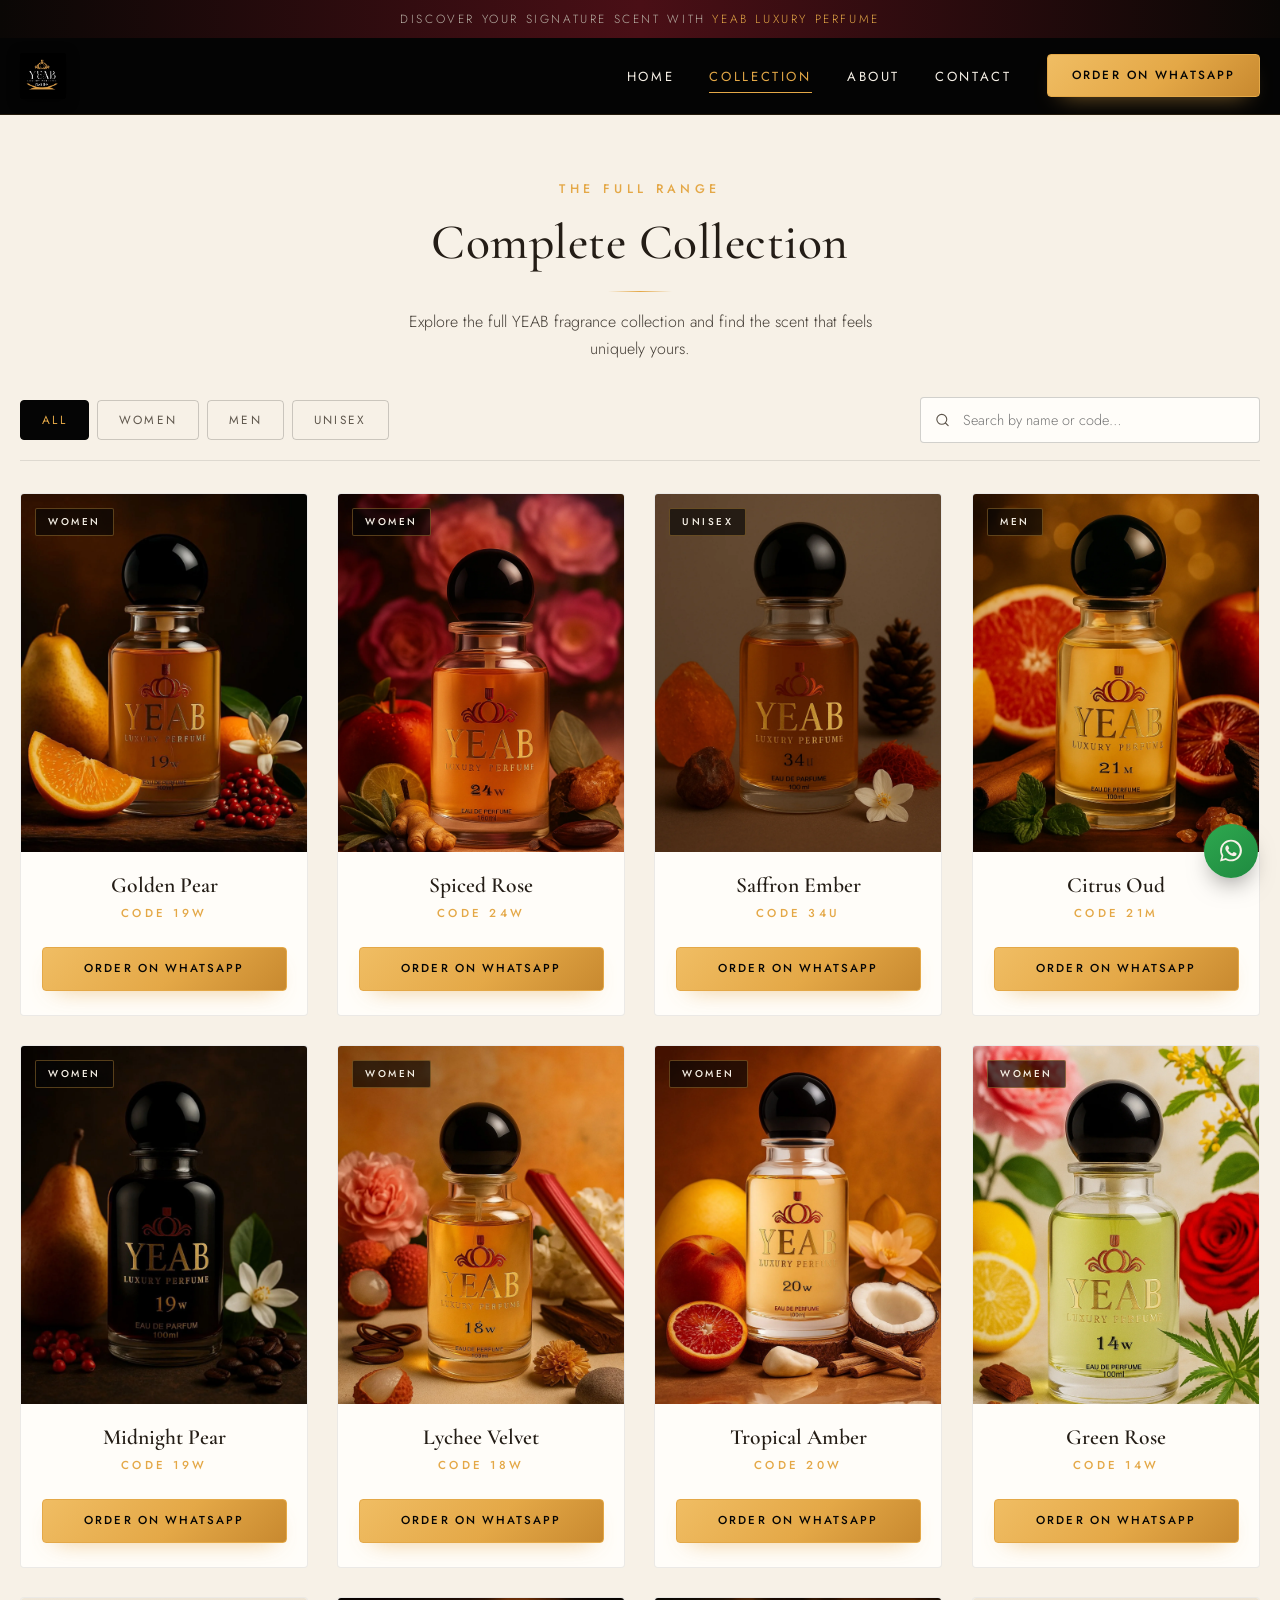
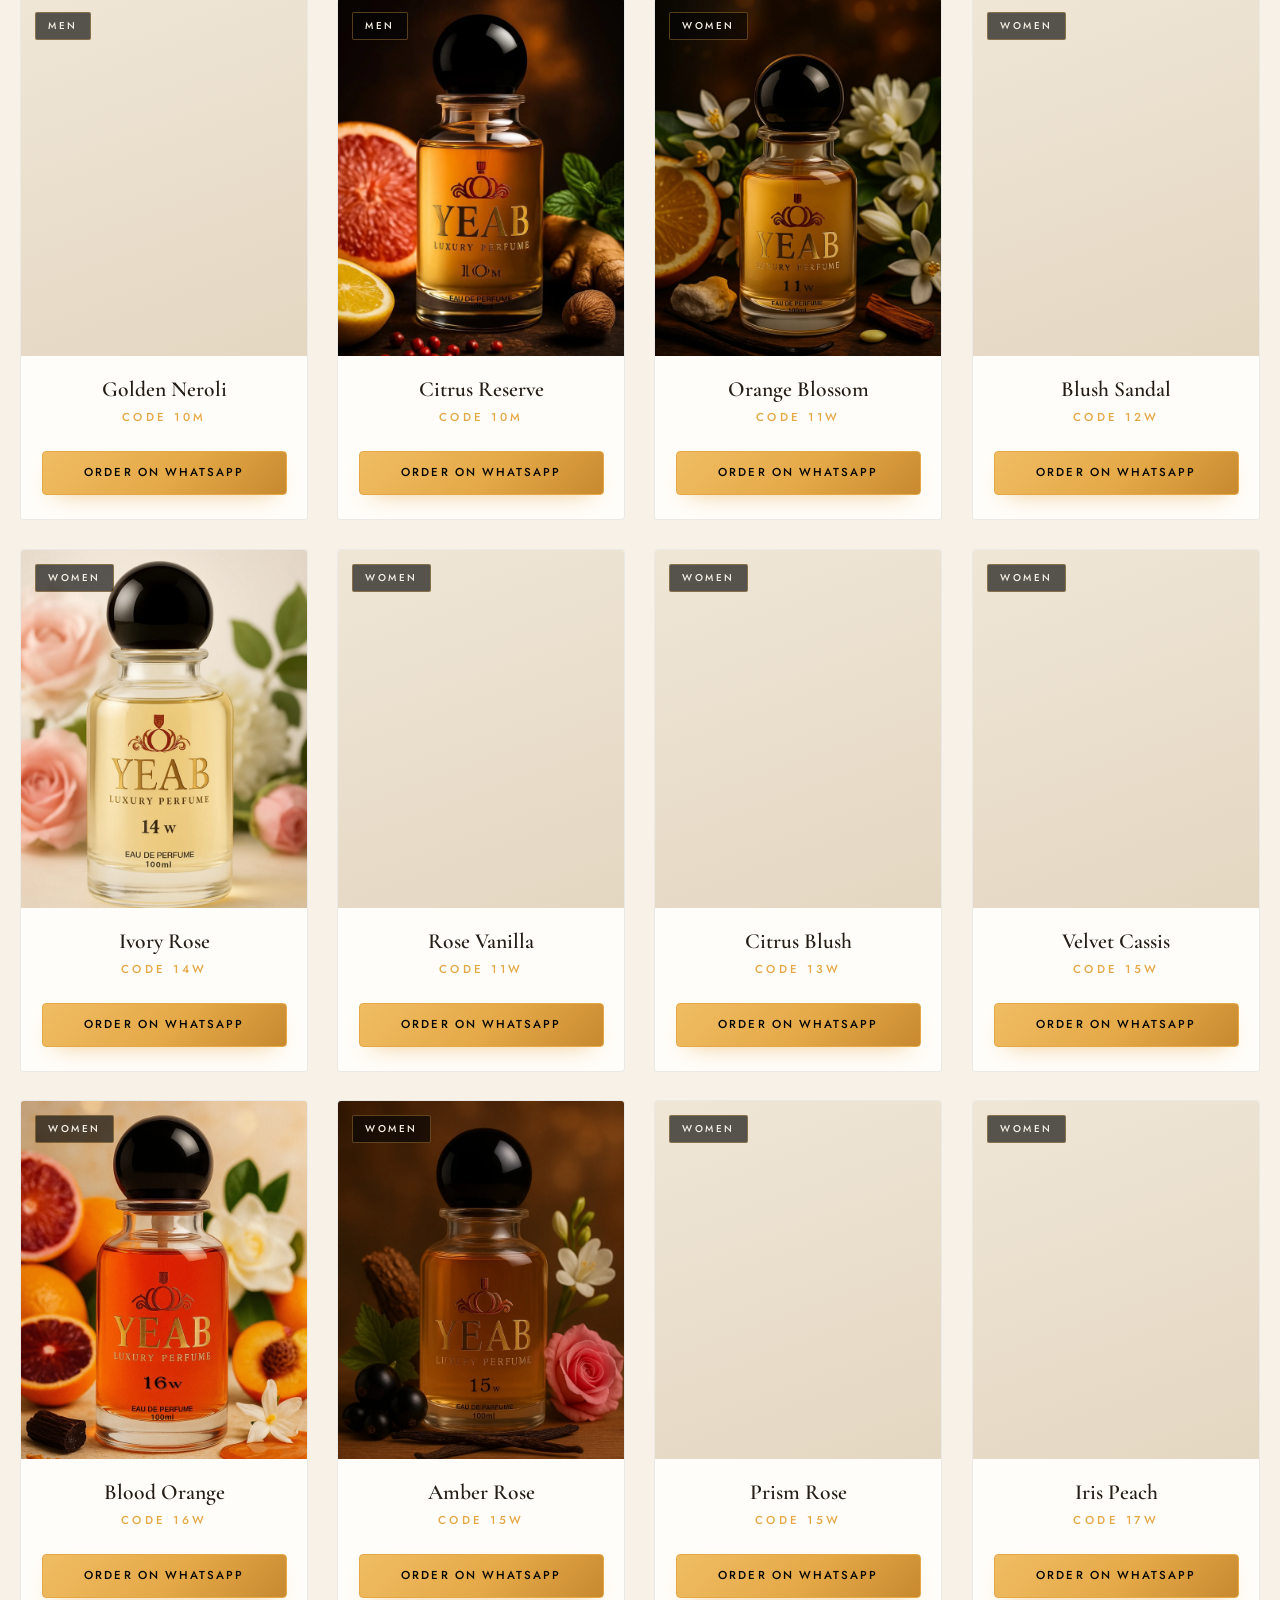
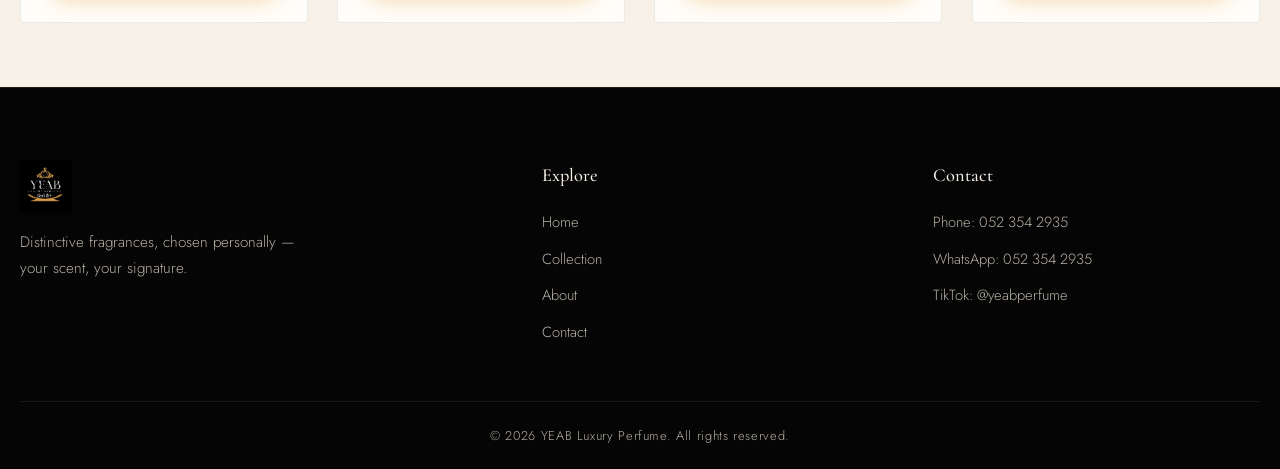
<file: collection.html>
<!DOCTYPE html>
<html lang="en">
<head>
  <meta charset="UTF-8" />
  <meta name="viewport" content="width=device-width, initial-scale=1.0" />

  <!-- Primary SEO -->
  <title>Complete Collection | YEAB Luxury Perfume</title>
  <meta name="description" content="Explore the full YEAB Luxury Perfume collection — distinctive fragrances for women, men and unisex preferences. Enquire and order directly through WhatsApp." />
  <meta name="theme-color" content="#050505" />

  <!-- Open Graph -->
  <meta property="og:type" content="website" />
  <meta property="og:title" content="Complete Collection | YEAB Luxury Perfume" />
  <meta property="og:description" content="Explore the full YEAB Luxury Perfume collection — distinctive fragrances for women, men and unisex preferences. Enquire and order directly through WhatsApp." />
  <meta property="og:image" content="yeab-logo.png" />
  <meta property="og:site_name" content="YEAB Luxury Perfume" />

  <!-- Favicon -->
  <link rel="icon" type="image/png" href="yeab-logo.png" />
  <link rel="apple-touch-icon" href="yeab-logo.png" />

  <!-- Fonts: elegant serif display + clean sans-serif body -->
  <link rel="preconnect" href="https://fonts.googleapis.com" />
  <link rel="preconnect" href="https://fonts.gstatic.com" crossorigin />
  <link href="https://fonts.googleapis.com/css2?family=Cormorant+Garamond:ital,wght@0,400;0,500;0,600;1,400&family=Jost:wght@300;400;500;600&display=swap" rel="stylesheet" />

  <link rel="stylesheet" href="style.css" />
</head>
<body class="page-collection">

  <!-- ===== Announcement bar ===== -->
  <div class="announcement" role="note">
    <p>Discover your signature scent with <span>YEAB Luxury Perfume</span></p>
  </div>

  <!-- ===== Header / navigation (solid on this page) ===== -->
  <header class="header header--solid" id="header">
    <div class="container header__inner">
      <a href="index.html" class="header__brand" aria-label="YEAB Luxury Perfume — Home">
        <img src="yeab-logo.png" alt="YEAB Luxury Perfume logo" class="header__logo" width="120" height="48" />
      </a>

      <nav class="nav" id="primary-nav" aria-label="Primary navigation">
        <ul class="nav__list">
          <li><a href="index.html" class="nav__link">Home</a></li>
          <li><a href="collection.html" class="nav__link is-active" aria-current="page">Collection</a></li>
          <li><a href="index.html#about" class="nav__link">About</a></li>
          <li><a href="index.html#contact" class="nav__link">Contact</a></li>
        </ul>
        <a class="btn btn--gold nav__cta" data-wa-general href="#" target="_blank" rel="noopener">Order on WhatsApp</a>
      </nav>

      <button class="nav-toggle" id="nav-toggle" aria-expanded="false" aria-controls="primary-nav" aria-label="Open menu">
        <span class="nav-toggle__bar"></span>
        <span class="nav-toggle__bar"></span>
        <span class="nav-toggle__bar"></span>
      </button>
    </div>
  </header>

  <main id="main">

    <!-- ===== Complete collection ===== -->
    <section class="section section--ivory collection collection--page" id="collection" aria-labelledby="collection-title">
      <div class="container">
        <header class="section-head section-head--compact">
          <p class="section-head__eyebrow">The Full Range</p>
          <h2 class="section-head__title" id="collection-title">Complete Collection</h2>
          <span class="gold-divider" aria-hidden="true"></span>
          <p class="section-head__text">Explore the full YEAB fragrance collection and find the scent that feels uniquely yours.</p>
        </header>

        <div class="collection__controls">
          <div class="filters" role="group" aria-label="Filter products by category">
            <button class="filter-btn is-active" data-filter="all" aria-pressed="true">All</button>
            <button class="filter-btn" data-filter="women" aria-pressed="false">Women</button>
            <button class="filter-btn" data-filter="men" aria-pressed="false">Men</button>
            <button class="filter-btn" data-filter="unisex" aria-pressed="false">Unisex</button>
          </div>

          <div class="search">
            <label class="visually-hidden" for="product-search">Search products by name or code</label>
            <svg class="search__icon" viewBox="0 0 24 24" fill="none" stroke="currentColor" stroke-width="1.6" stroke-linecap="round" aria-hidden="true">
              <circle cx="11" cy="11" r="7"/><path d="m20 20-3.8-3.8"/>
            </svg>
            <input type="search" id="product-search" class="search__input" placeholder="Search by name or code…" autocomplete="off" />
          </div>
        </div>

        <div class="collection__grid" id="collection-grid">
          <!-- Product cards are rendered by script.js from the product data -->
        </div>

        <p class="collection__empty" id="collection-empty" hidden>No fragrances found. Try a different name or code.</p>
      </div>
    </section>
  </main>

  <!-- ===== Footer ===== -->
  <footer class="footer">
    <div class="container footer__inner">
      <div class="footer__brand">
        <img src="yeab-logo.png" alt="YEAB Luxury Perfume logo" class="footer__logo" width="140" height="56" loading="lazy" />
        <p class="footer__tagline">Distinctive fragrances, chosen personally — your scent, your signature.</p>
      </div>

      <nav class="footer__nav" aria-label="Footer navigation">
        <h3 class="footer__heading">Explore</h3>
        <ul role="list">
          <li><a href="index.html">Home</a></li>
          <li><a href="collection.html">Collection</a></li>
          <li><a href="index.html#about">About</a></li>
          <li><a href="index.html#contact">Contact</a></li>
        </ul>
      </nav>

      <div class="footer__contact">
        <h3 class="footer__heading">Contact</h3>
        <ul role="list">
          <li><a href="tel:+971523542935">Phone: 052 354 2935</a></li>
          <li><a href="#" data-wa-general target="_blank" rel="noopener">WhatsApp: 052 354 2935</a></li>
          <li><a href="https://www.tiktok.com/@yeabperfume" target="_blank" rel="noopener">TikTok: @yeabperfume</a></li>
        </ul>
      </div>
    </div>

    <div class="container footer__bottom">
      <p>© <span id="copyright-year"></span> YEAB Luxury Perfume. All rights reserved.</p>
    </div>
  </footer>

  <!-- ===== Floating WhatsApp button ===== -->
  <a href="#" class="wa-float" data-wa-general target="_blank" rel="noopener" aria-label="Chat with YEAB Luxury Perfume on WhatsApp">
    <svg viewBox="0 0 32 32" fill="currentColor" aria-hidden="true">
      <path d="M16 3C9.1 3 3.5 8.6 3.5 15.5c0 2.2.6 4.3 1.7 6.2L3.4 28l6.5-1.7c1.8 1 3.9 1.5 6.1 1.5 6.9 0 12.5-5.6 12.5-12.5S22.9 3 16 3Zm0 22.7c-1.9 0-3.8-.5-5.4-1.5l-.4-.2-3.9 1 1-3.8-.2-.4a10.2 10.2 0 1 1 8.9 4.9Zm5.6-7.6c-.3-.2-1.8-.9-2.1-1-.3-.1-.5-.2-.7.2-.2.3-.8 1-1 1.2-.2.2-.4.2-.7.1-.3-.2-1.3-.5-2.5-1.5-.9-.8-1.5-1.8-1.7-2.1-.2-.3 0-.5.1-.6l.5-.6c.2-.2.2-.4.3-.6.1-.2 0-.4 0-.6l-1-2.3c-.2-.6-.5-.5-.7-.5h-.6c-.2 0-.6.1-.9.4-.3.3-1.1 1.1-1.1 2.7s1.1 3.1 1.3 3.3c.2.2 2.2 3.4 5.4 4.8.8.3 1.4.5 1.8.7.8.2 1.5.2 2 .1.6-.1 1.8-.7 2.1-1.5.3-.7.3-1.3.2-1.5-.1-.1-.3-.2-.6-.4Z"/>
    </svg>
  </a>

  <script src="script.js"></script>
</body>
</html>
</file>
<file: style.css>
/* ============================================================
   YEAB Luxury Perfume — style.css
   Elegant, warm, premium Arabian perfume-inspired design.
   HTML5 / CSS3 only — no frameworks.
   ============================================================ */

/* ---------- Brand variables ---------- */
:root {
  --black: #050505;
  --gold: #E4A847;
  --ivory: #F7F1E7;
  --burgundy: #4A0F16;
  --muted: #B8B0A5;

  --gold-soft: rgba(228, 168, 71, 0.35);
  --gold-faint: rgba(228, 168, 71, 0.14);
  --ink: #241d16;               /* body text on ivory */
  --ink-soft: #5d554b;          /* secondary text on ivory */

  --font-display: "Cormorant Garamond", "Playfair Display", Georgia, "Times New Roman", serif;
  --font-body: "Jost", "Segoe UI", Helvetica, Arial, sans-serif;

  --max-width: 1240px;
  --section-pad: clamp(4.5rem, 9vw, 7.5rem);
  --radius: 4px;

  --ease: cubic-bezier(0.25, 0.7, 0.25, 1);
  --shadow-soft: 0 18px 40px -22px rgba(5, 5, 5, 0.35);
  --shadow-lift: 0 28px 50px -24px rgba(5, 5, 5, 0.45);

  --header-h: 76px;
}

/* ---------- Reset & base ---------- */
*,
*::before,
*::after {
  box-sizing: border-box;
  margin: 0;
  padding: 0;
}

html {
  scroll-behavior: smooth;
  -webkit-text-size-adjust: 100%;
}

body {
  font-family: var(--font-body);
  font-weight: 300;
  color: var(--ink);
  background-color: var(--black);
  line-height: 1.7;
  overflow-x: hidden; /* guard against accidental horizontal scroll */
}

img,
video,
svg {
  display: block;
  max-width: 100%;
}

a {
  color: inherit;
  text-decoration: none;
}

ul[role="list"] {
  list-style: none;
}

button {
  font: inherit;
  cursor: pointer;
  background: none;
  border: none;
  color: inherit;
}

/* Visible keyboard focus states */
a:focus-visible,
button:focus-visible,
input:focus-visible,
select:focus-visible,
textarea:focus-visible {
  outline: 2px solid var(--gold);
  outline-offset: 3px;
}

.visually-hidden {
  position: absolute;
  width: 1px;
  height: 1px;
  padding: 0;
  margin: -1px;
  overflow: hidden;
  clip: rect(0 0 0 0);
  white-space: nowrap;
  border: 0;
}

/* ---------- Layout helpers ---------- */
.container {
  width: min(100% - 2.5rem, var(--max-width));
  margin-inline: auto;
}

.container--narrow {
  width: min(100% - 2.5rem, 860px);
}

.section {
  padding-block: var(--section-pad);
}

.section--ivory {
  background-color: var(--ivory);
  color: var(--ink);
}

.section--dark {
  background-color: var(--black);
  color: var(--ivory);
}

/* ---------- Section headings ---------- */
.section-head {
  text-align: center;
  margin-bottom: clamp(2.5rem, 6vw, 4rem);
}

.section-head__eyebrow {
  font-size: 0.78rem;
  letter-spacing: 0.35em;
  text-transform: uppercase;
  color: var(--gold);
  font-weight: 500;
  margin-bottom: 0.9rem;
}

.section-head__title {
  font-family: var(--font-display);
  font-weight: 500;
  font-size: clamp(2rem, 4.5vw, 3.1rem);
  line-height: 1.15;
  letter-spacing: 0.01em;
}

.section-head__text {
  max-width: 640px;
  margin: 1.4rem auto 0;
  color: inherit;
  opacity: 0.85;
  font-size: 1.05rem;
}

/* Thin gold divider */
.gold-divider {
  display: block;
  width: 64px;
  height: 1px;
  margin: 1.2rem auto 0;
  background: linear-gradient(90deg, transparent, var(--gold), transparent);
}

.gold-divider--left {
  margin-inline: 0;
  background: linear-gradient(90deg, var(--gold), transparent);
}

/* ---------- Buttons ---------- */
.btn {
  display: inline-flex;
  align-items: center;
  justify-content: center;
  gap: 0.5rem;
  padding: 0.85rem 2rem;
  font-size: 0.82rem;
  font-weight: 500;
  letter-spacing: 0.18em;
  text-transform: uppercase;
  border-radius: var(--radius);
  border: 1px solid transparent;
  transition: background-color 0.3s var(--ease), color 0.3s var(--ease),
    border-color 0.3s var(--ease), transform 0.3s var(--ease),
    box-shadow 0.3s var(--ease);
  will-change: transform;
}

.btn--gold {
  background: linear-gradient(135deg, #f0bd63, var(--gold) 55%, #c8892f);
  color: var(--black);
  border-color: var(--gold);
  box-shadow: 0 10px 24px -14px rgba(228, 168, 71, 0.8);
}

.btn--gold:hover {
  transform: translateY(-2px);
  box-shadow: 0 16px 30px -14px rgba(228, 168, 71, 0.9);
}

.btn--gold:active {
  transform: translateY(0);
  box-shadow: 0 6px 16px -12px rgba(228, 168, 71, 0.8);
}

.btn--ghost {
  color: var(--ivory);
  border-color: rgba(247, 241, 231, 0.55);
  background: rgba(5, 5, 5, 0.25);
  backdrop-filter: blur(3px);
}

.btn--ghost:hover {
  border-color: var(--gold);
  color: var(--gold);
}

.btn--ghost:active {
  background: rgba(5, 5, 5, 0.45);
}

.btn--outline {
  color: var(--ink);
  border-color: rgba(5, 5, 5, 0.4);
  margin-top: 2rem;
}

.btn--outline:hover {
  border-color: var(--gold);
  color: var(--burgundy);
}

/* ============================================================
   1. Announcement bar
   ============================================================ */
.announcement {
  background: linear-gradient(90deg, #0a0705, var(--burgundy), #0a0705);
  color: var(--muted);
  text-align: center;
  font-size: 0.74rem;
  letter-spacing: 0.22em;
  text-transform: uppercase;
  padding: 0.55rem 1rem;
}

.announcement span {
  color: var(--gold);
}

/* ============================================================
   2. Header / navigation
   ============================================================ */
.header {
  position: sticky;
  top: 0;
  z-index: 100;
  background: transparent;
  border-bottom: 1px solid transparent;
  transition: background-color 0.35s var(--ease), border-color 0.35s var(--ease),
    box-shadow 0.35s var(--ease);
}

/* Always-solid header variant (used on collection.html, which has no hero) */
.header--solid {
  background-color: rgba(5, 5, 5, 0.96);
  border-bottom-color: var(--gold-faint);
}

/* Anchored sections scroll into view below the sticky header */
main [id],
section[id] {
  scroll-margin-top: calc(var(--header-h) + 12px);
}

/* Solid dark header once the page is scrolled (toggled in script.js) */
.header.is-scrolled {
  background-color: rgba(5, 5, 5, 0.94);
  border-bottom-color: var(--gold-faint);
  box-shadow: 0 10px 30px -18px rgba(0, 0, 0, 0.8);
}

/* Fallback blur for capable browsers */
@supports (backdrop-filter: blur(10px)) {
  .header.is-scrolled {
    background-color: rgba(5, 5, 5, 0.78);
    backdrop-filter: blur(10px);
  }
}

.header__inner {
  display: flex;
  align-items: center;
  justify-content: space-between;
  gap: 1.5rem;
  min-height: var(--header-h);
}

.header__logo {
  height: 46px;
  width: auto;
  /* subtle glow so the logo stays readable over the hero video */
  filter: drop-shadow(0 2px 6px rgba(0, 0, 0, 0.6));
}

.nav {
  display: flex;
  align-items: center;
  gap: 2.2rem;
}

.nav__list {
  display: flex;
  align-items: center;
  gap: 2.2rem;
  list-style: none;
}

.nav__link {
  position: relative;
  color: var(--ivory);
  font-size: 0.82rem;
  font-weight: 400;
  letter-spacing: 0.2em;
  text-transform: uppercase;
  padding: 0.4rem 0;
  transition: color 0.3s var(--ease);
}

.nav__link::after {
  content: "";
  position: absolute;
  left: 0;
  bottom: 0;
  width: 100%;
  height: 1px;
  background: var(--gold);
  transform: scaleX(0);
  transform-origin: left;
  transition: transform 0.3s var(--ease);
}

.nav__link:hover,
.nav__link:focus-visible,
.nav__link.is-active {
  color: var(--gold);
}

.nav__link:hover::after,
.nav__link:focus-visible::after,
.nav__link.is-active::after {
  transform: scaleX(1);
}

.nav__cta {
  padding: 0.65rem 1.5rem;
  font-size: 0.74rem;
}

/* Hamburger (hidden on desktop) */
.nav-toggle {
  display: none;
  flex-direction: column;
  justify-content: center;
  gap: 6px;
  width: 44px;
  height: 44px;
  padding: 10px;
  z-index: 110;
}

.nav-toggle__bar {
  display: block;
  width: 100%;
  height: 1.5px;
  background: var(--ivory);
  transition: transform 0.3s var(--ease), opacity 0.3s var(--ease);
}

.nav-toggle[aria-expanded="true"] .nav-toggle__bar:nth-child(1) {
  transform: translateY(7.5px) rotate(45deg);
}
.nav-toggle[aria-expanded="true"] .nav-toggle__bar:nth-child(2) {
  opacity: 0;
}
.nav-toggle[aria-expanded="true"] .nav-toggle__bar:nth-child(3) {
  transform: translateY(-7.5px) rotate(-45deg);
}

/* ============================================================
   3. Hero
   ============================================================ */
.hero {
  position: relative;
  min-height: calc(100svh - var(--header-h));
  margin-top: calc(-1 * var(--header-h)); /* let the video sit under the transparent header */
  padding-top: var(--header-h);
  display: flex;
  align-items: center;
  justify-content: center;
  text-align: center;
  color: var(--ivory);
  overflow: hidden;
  /* Fallback dark background if the video cannot play */
  background: radial-gradient(ellipse at 50% 30%, #1a0d08 0%, var(--black) 70%);
}

.hero__media {
  position: absolute;
  inset: 0;
  z-index: 0;
}

.hero__video {
  width: 100%;
  height: 100%;
  /* Cover while preserving the important centre of the vertical video */
  object-fit: cover;
  object-position: center center;
}

.hero__overlay {
  position: absolute;
  inset: 0;
  /* Dark cinematic overlay for text readability */
  background:
    linear-gradient(180deg, rgba(5, 5, 5, 0.55) 0%, rgba(5, 5, 5, 0.35) 40%, rgba(5, 5, 5, 0.75) 100%),
    radial-gradient(ellipse at center, rgba(5, 5, 5, 0.1) 0%, rgba(5, 5, 5, 0.55) 100%);
}

.hero__content {
  position: relative;
  z-index: 1;
  padding-block: clamp(5rem, 14vh, 9rem);
}

.hero__eyebrow {
  font-size: 0.8rem;
  letter-spacing: 0.5em;
  text-transform: uppercase;
  color: var(--gold);
  font-weight: 500;
  margin-bottom: 1.4rem;
}

.hero__title {
  font-family: var(--font-display);
  font-weight: 500;
  font-size: clamp(2.6rem, 7.5vw, 5rem);
  line-height: 1.08;
  letter-spacing: 0.01em;
  max-width: 16ch;
  margin-inline: auto;
  text-shadow: 0 4px 30px rgba(0, 0, 0, 0.5);
}

.hero__text {
  max-width: 46ch;
  margin: 1.4rem auto 0;
  font-size: clamp(1rem, 2vw, 1.15rem);
  color: rgba(247, 241, 231, 0.9);
}

.hero__actions {
  display: flex;
  flex-wrap: wrap;
  justify-content: center;
  gap: 1rem;
  margin-top: 2.6rem;
}

/* Scroll indicator */
.hero__scroll {
  position: absolute;
  bottom: 1.6rem;
  left: 50%;
  transform: translateX(-50%);
  z-index: 1;
  display: flex;
  flex-direction: column;
  align-items: center;
  gap: 0.6rem;
  color: var(--muted);
}

.hero__scroll-label {
  font-size: 0.65rem;
  letter-spacing: 0.4em;
  text-transform: uppercase;
}

.hero__scroll-line {
  width: 1px;
  height: 44px;
  background: linear-gradient(180deg, var(--gold), transparent);
  overflow: hidden;
  position: relative;
}

.hero__scroll-line::after {
  content: "";
  position: absolute;
  top: -100%;
  left: 0;
  width: 100%;
  height: 100%;
  background: linear-gradient(180deg, transparent, var(--ivory));
  animation: scroll-drip 2.2s var(--ease) infinite;
}

@keyframes scroll-drip {
  0% { top: -100%; }
  60%, 100% { top: 100%; }
}

/* ============================================================
   Product cards (featured + collection)
   ============================================================ */
.featured__grid {
  display: grid;
  grid-template-columns: repeat(3, 1fr);
  gap: clamp(1.4rem, 3vw, 2.4rem);
}

.featured__more {
  text-align: center;
  margin-top: clamp(2rem, 4vw, 3rem);
}

.featured__more .btn {
  margin-top: 0;
}

.collection__grid {
  display: grid;
  grid-template-columns: repeat(4, 1fr);
  gap: clamp(1.2rem, 2.5vw, 1.8rem);
}

.card {
  display: flex;
  flex-direction: column;
  background: #fffdf9;
  border: 1px solid rgba(5, 5, 5, 0.08);
  border-radius: var(--radius);
  overflow: hidden;
  transition: transform 0.4s var(--ease), box-shadow 0.4s var(--ease),
    border-color 0.4s var(--ease), opacity 0.35s var(--ease);
  will-change: transform;
}

/* Hover: lift + fine gold border/glow (desktop pointers only) */
@media (hover: hover) and (pointer: fine) {
  .card:hover {
    transform: translateY(-6px);
    border-color: var(--gold-soft);
    box-shadow: var(--shadow-lift), 0 0 0 1px var(--gold-faint), 0 0 26px -6px var(--gold-faint);
  }

  .card:hover .card__img {
    transform: scale(1.05);
  }
}

.card__media {
  position: relative;
  overflow: hidden;
  aspect-ratio: 4 / 5;
  background: linear-gradient(160deg, #efe6d6, #e4d7c2);
}

.card__img {
  width: 100%;
  height: 100%;
  object-fit: cover; /* never stretched or distorted */
  transition: transform 0.7s var(--ease);
}

.card__category {
  position: absolute;
  top: 0.9rem;
  left: 0.9rem;
  padding: 0.28rem 0.75rem;
  font-size: 0.62rem;
  font-weight: 500;
  letter-spacing: 0.25em;
  text-transform: uppercase;
  color: var(--ivory);
  background: rgba(5, 5, 5, 0.65);
  border: 1px solid var(--gold-soft);
  border-radius: 2px;
}

.card__body {
  display: flex;
  flex-direction: column;
  flex: 1;
  gap: 0.35rem;
  padding: 1.3rem 1.3rem 1.5rem;
  text-align: center;
}

.card__name {
  font-family: var(--font-display);
  font-weight: 600;
  font-size: 1.35rem;
  line-height: 1.2;
  color: var(--ink);
}

.card__code {
  font-size: 0.72rem;
  letter-spacing: 0.3em;
  text-transform: uppercase;
  color: var(--gold);
  font-weight: 500;
}

.card__btn {
  margin-top: auto;
  padding-top: 1.1rem;
}

.card__btn .btn {
  width: 100%;
  padding: 0.7rem 1rem;
  font-size: 0.72rem;
}

/* Filter hide/show transition */
.card.is-hidden {
  display: none;
}

.card.is-appearing {
  opacity: 0;
  transform: translateY(10px);
}

/* ============================================================
   5. Brand statement
   ============================================================ */
.statement {
  background:
    radial-gradient(ellipse at 50% -20%, rgba(74, 15, 22, 0.55) 0%, transparent 60%),
    var(--black);
}

.statement__title {
  font-size: clamp(2.2rem, 5.5vw, 3.6rem);
  font-style: italic;
}

.benefits {
  display: grid;
  grid-template-columns: repeat(3, 1fr);
  gap: clamp(1.8rem, 4vw, 3rem);
  margin-top: clamp(2.5rem, 5vw, 4rem);
  text-align: center;
}

.benefit__icon {
  display: inline-flex;
  width: 64px;
  height: 64px;
  padding: 14px;
  color: var(--gold);
  border: 1px solid var(--gold-soft);
  border-radius: 50%;
  margin-bottom: 1.2rem;
}

.benefit__title {
  font-family: var(--font-display);
  font-weight: 500;
  font-size: 1.35rem;
  margin-bottom: 0.5rem;
}

.benefit__text {
  color: var(--muted);
  font-size: 0.95rem;
  max-width: 30ch;
  margin-inline: auto;
}

/* ============================================================
   6. Collection controls
   ============================================================ */
.collection__controls {
  display: flex;
  flex-wrap: wrap;
  align-items: center;
  justify-content: space-between;
  gap: 1.2rem;
  margin-bottom: clamp(2rem, 4vw, 3rem);
  padding-bottom: 1.4rem;
  border-bottom: 1px solid rgba(5, 5, 5, 0.1);
}

.filters {
  display: flex;
  flex-wrap: wrap;
  gap: 0.5rem;
}

.filter-btn {
  padding: 0.55rem 1.3rem;
  font-size: 0.74rem;
  letter-spacing: 0.2em;
  text-transform: uppercase;
  font-weight: 400;
  color: var(--ink-soft);
  border: 1px solid rgba(5, 5, 5, 0.18);
  border-radius: var(--radius);
  transition: color 0.3s var(--ease), border-color 0.3s var(--ease),
    background-color 0.3s var(--ease);
}

.filter-btn:hover {
  border-color: var(--gold);
  color: var(--burgundy);
}

.filter-btn.is-active {
  background: var(--black);
  color: var(--gold);
  border-color: var(--black);
}

.search {
  position: relative;
  flex: 1 1 260px;
  max-width: 340px;
}

.search__icon {
  position: absolute;
  left: 0.9rem;
  top: 50%;
  transform: translateY(-50%);
  width: 17px;
  height: 17px;
  color: var(--ink-soft);
  pointer-events: none;
}

.search__input {
  width: 100%;
  padding: 0.7rem 1rem 0.7rem 2.6rem;
  font: inherit;
  font-size: 0.9rem;
  color: var(--ink);
  background: #fffdf9;
  border: 1px solid rgba(5, 5, 5, 0.18);
  border-radius: var(--radius);
  transition: border-color 0.3s var(--ease), box-shadow 0.3s var(--ease);
}

.search__input:focus {
  border-color: var(--gold);
  box-shadow: 0 0 0 3px var(--gold-faint);
  outline: none;
}

.collection__empty {
  text-align: center;
  color: var(--ink-soft);
  font-style: italic;
  padding-block: 2.5rem;
}

/* ---- Dedicated collection page (collection.html): compact spacing ---- */
.collection--page {
  padding-block: clamp(2.2rem, 5vw, 4rem);
}

.section-head--compact {
  margin-bottom: clamp(1.4rem, 3vw, 2.2rem);
}

.section-head--compact .section-head__text {
  margin-top: 1rem;
  max-width: 520px;
  font-size: 1rem;
}

.collection--page .collection__controls {
  margin-bottom: clamp(1.4rem, 3vw, 2rem);
  padding-bottom: 1.1rem;
}

.collection--page .search__input {
  padding-block: 0.6rem;
}

/* ============================================================
   7. Signature experience banner
   ============================================================ */
.banner {
  background:
    radial-gradient(ellipse at 20% 0%, rgba(228, 168, 71, 0.12) 0%, transparent 55%),
    radial-gradient(ellipse at 85% 110%, rgba(228, 168, 71, 0.1) 0%, transparent 50%),
    linear-gradient(150deg, #2c090e 0%, var(--burgundy) 55%, #35070d 100%);
  color: var(--ivory);
  border-top: 1px solid var(--gold-soft);
  border-bottom: 1px solid var(--gold-soft);
  text-align: center;
}

.banner__title {
  font-family: var(--font-display);
  font-weight: 500;
  font-size: clamp(2rem, 5vw, 3.2rem);
  line-height: 1.15;
  max-width: 22ch;
  margin-inline: auto;
}

.banner__text {
  max-width: 52ch;
  margin: 1.4rem auto 2.2rem;
  color: rgba(247, 241, 231, 0.85);
  font-size: 1.05rem;
}

/* ============================================================
   8. About
   ============================================================ */
.about__inner {
  display: grid;
  grid-template-columns: minmax(0, 5fr) minmax(0, 6fr);
  gap: clamp(2.5rem, 6vw, 5rem);
  align-items: center;
}

.about__copy .section-head__title {
  margin-top: 0.4rem;
}

.about__text {
  margin-top: 1.6rem;
  color: var(--ink-soft);
  font-size: 1.05rem;
}

.about__collage {
  display: grid;
  grid-template-columns: 1.2fr 1fr;
  grid-template-rows: repeat(2, minmax(0, 1fr));
  gap: 1rem;
}

.about__frame {
  overflow: hidden;
  border: 1px solid var(--gold-soft);
  border-radius: var(--radius);
  background: #efe6d6;
  box-shadow: var(--shadow-soft);
}

.about__frame--tall {
  grid-row: span 2;
}

.about__frame img {
  width: 100%;
  height: 100%;
  object-fit: cover;
  transition: transform 0.8s var(--ease);
}

@media (hover: hover) and (pointer: fine) {
  .about__frame:hover img {
    transform: scale(1.04);
  }
}

/* ============================================================
   9. Contact
   ============================================================ */
.contact {
  background:
    radial-gradient(ellipse at 90% 10%, rgba(74, 15, 22, 0.5) 0%, transparent 55%),
    var(--black);
}

.contact__inner {
  display: grid;
  grid-template-columns: minmax(0, 1fr) minmax(0, 1.15fr);
  gap: clamp(2.5rem, 6vw, 5rem);
  align-items: start;
}

.contact__lead {
  margin-top: 1.5rem;
  color: var(--muted);
  max-width: 44ch;
}

.contact__list {
  margin-top: 2.2rem;
  display: grid;
  gap: 1.3rem;
}

.contact__label {
  display: block;
  font-size: 0.68rem;
  letter-spacing: 0.3em;
  text-transform: uppercase;
  color: var(--gold);
  margin-bottom: 0.2rem;
}

.contact__value {
  font-size: 1.15rem;
  color: var(--ivory);
  transition: color 0.3s var(--ease);
}

.contact__value:hover {
  color: var(--gold);
}

/* Form */
.contact__form {
  background: rgba(247, 241, 231, 0.03);
  border: 1px solid var(--gold-faint);
  border-radius: var(--radius);
  padding: clamp(1.6rem, 4vw, 2.5rem);
}

.contact__form-title {
  font-family: var(--font-display);
  font-weight: 500;
  font-size: 1.5rem;
  margin-bottom: 1.6rem;
}

.field {
  margin-bottom: 1.2rem;
}

.field label {
  display: block;
  font-size: 0.72rem;
  letter-spacing: 0.22em;
  text-transform: uppercase;
  color: var(--muted);
  margin-bottom: 0.45rem;
}

.field input,
.field select,
.field textarea {
  width: 100%;
  padding: 0.75rem 1rem;
  font: inherit;
  font-size: 0.95rem;
  color: var(--ivory);
  background: rgba(5, 5, 5, 0.5);
  border: 1px solid rgba(184, 176, 165, 0.3);
  border-radius: var(--radius);
  transition: border-color 0.3s var(--ease), box-shadow 0.3s var(--ease);
}

.field select {
  appearance: none;
  background-image: url("data:image/svg+xml;charset=UTF-8,%3Csvg xmlns='http://www.w3.org/2000/svg' viewBox='0 0 24 24' fill='none' stroke='%23E4A847' stroke-width='2' stroke-linecap='round' stroke-linejoin='round'%3E%3Cpath d='m6 9 6 6 6-6'/%3E%3C/svg%3E");
  background-repeat: no-repeat;
  background-position: right 0.9rem center;
  background-size: 14px;
}

.field select option {
  color: var(--ink);
  background: var(--ivory);
}

.field textarea {
  resize: vertical;
  min-height: 110px;
}

.field input:focus,
.field select:focus,
.field textarea:focus {
  border-color: var(--gold);
  box-shadow: 0 0 0 3px var(--gold-faint);
  outline: none;
}

.field.has-error input,
.field.has-error textarea {
  border-color: #c4544f;
}

.field__error {
  margin-top: 0.4rem;
  font-size: 0.82rem;
  color: #e08a86;
}

.contact__submit {
  width: 100%;
  margin-top: 0.4rem;
}

.contact__form-note {
  margin-top: 0.9rem;
  font-size: 0.8rem;
  color: var(--muted);
  text-align: center;
}

/* ============================================================
   10. Footer
   ============================================================ */
.footer {
  background: var(--black);
  color: var(--muted);
  border-top: 1px solid var(--gold-faint);
  padding-top: clamp(3rem, 6vw, 4.5rem);
}

.footer__inner {
  display: grid;
  grid-template-columns: 1.4fr 1fr 1fr;
  gap: clamp(2rem, 5vw, 4rem);
  padding-bottom: clamp(2.5rem, 5vw, 3.5rem);
}

.footer__logo {
  height: 52px;
  width: auto;
  filter: drop-shadow(0 2px 6px rgba(0, 0, 0, 0.6));
}

.footer__tagline {
  margin-top: 1.1rem;
  max-width: 34ch;
  font-size: 0.95rem;
}

.footer__heading {
  font-family: var(--font-display);
  font-weight: 500;
  font-size: 1.15rem;
  color: var(--ivory);
  margin-bottom: 1rem;
}

.footer__nav ul,
.footer__contact ul {
  display: grid;
  gap: 0.6rem;
}

.footer__nav a,
.footer__contact a {
  font-size: 0.92rem;
  transition: color 0.3s var(--ease);
}

.footer__nav a:hover,
.footer__contact a:hover {
  color: var(--gold);
}

.footer__bottom {
  border-top: 1px solid rgba(184, 176, 165, 0.12);
  padding-block: 1.4rem;
  text-align: center;
  font-size: 0.8rem;
  letter-spacing: 0.05em;
}

/* ============================================================
   11. Floating WhatsApp button
   ============================================================ */
.wa-float {
  position: fixed;
  right: 1.4rem;
  bottom: 1.4rem;
  z-index: 90;
  display: flex;
  align-items: center;
  justify-content: center;
  width: 54px;
  height: 54px;
  border-radius: 50%;
  color: var(--ivory);
  background: linear-gradient(145deg, #2ea84f, #1f8a40);
  box-shadow: 0 12px 26px -10px rgba(0, 0, 0, 0.55), 0 0 0 1px rgba(255, 255, 255, 0.08);
  transition: transform 0.3s var(--ease), box-shadow 0.3s var(--ease);
}

.wa-float svg {
  width: 28px;
  height: 28px;
}

.wa-float:hover {
  transform: translateY(-3px) scale(1.05);
  box-shadow: 0 18px 32px -10px rgba(0, 0, 0, 0.6);
}

.wa-float:active {
  transform: scale(0.97);
}

/* ============================================================
   Scroll-reveal animation (activated by script.js)
   ============================================================ */
.reveal {
  opacity: 0;
  transform: translateY(26px);
  transition: opacity 0.8s var(--ease), transform 0.8s var(--ease);
}

.reveal.is-visible {
  opacity: 1;
  transform: none;
}

/* Stagger siblings slightly for elegance */
.reveal.is-visible:nth-child(2) { transition-delay: 0.08s; }
.reveal.is-visible:nth-child(3) { transition-delay: 0.16s; }
.reveal.is-visible:nth-child(4) { transition-delay: 0.24s; }

/* ============================================================
   Responsive
   ============================================================ */
@media (max-width: 1024px) {
  .collection__grid {
    grid-template-columns: repeat(3, 1fr);
  }
}

@media (max-width: 860px) {
  .featured__grid {
    grid-template-columns: repeat(2, 1fr);
  }

  .about__inner,
  .contact__inner {
    grid-template-columns: 1fr;
  }

  .footer__inner {
    grid-template-columns: 1fr 1fr;
  }

  .footer__brand {
    grid-column: 1 / -1;
  }

  /* ---- Mobile navigation drawer ---- */
  .nav-toggle {
    display: flex;
  }

  .nav {
    position: fixed;
    inset: 0;
    z-index: 100;
    flex-direction: column;
    justify-content: center;
    gap: 2.5rem;
    background: rgba(5, 5, 5, 0.97);
    opacity: 0;
    visibility: hidden;
    transition: opacity 0.35s var(--ease), visibility 0.35s var(--ease);
  }

  .nav.is-open {
    opacity: 1;
    visibility: visible;
  }

  .nav__list {
    flex-direction: column;
    gap: 1.8rem;
    text-align: center;
  }

  .nav__link {
    font-size: 1.05rem;
  }
}

@media (max-width: 640px) {
  /* Featured products: compact two-column grid on mobile */
  .featured__grid {
    grid-template-columns: repeat(2, 1fr);
    gap: 0.9rem;
  }

  .collection__grid {
    grid-template-columns: repeat(2, 1fr);
    gap: 0.9rem;
  }

  /* Slightly shorter product images on mobile (bottle stays fully framed) */
  .card__media {
    aspect-ratio: 5 / 6;
  }

  .card__category {
    top: 0.6rem;
    left: 0.6rem;
    padding: 0.22rem 0.55rem;
    font-size: 0.56rem;
  }

  /* Tighter card content: smaller text, reduced white space */
  .card__body {
    padding: 0.85rem 0.7rem 1rem;
    gap: 0.2rem;
  }

  .card__name {
    font-size: 1.1rem;
  }

  .card__code {
    font-size: 0.64rem;
    letter-spacing: 0.24em;
  }

  .card__btn {
    padding-top: 0.75rem;
  }

  .card__btn .btn {
    padding: 0.6rem 0.5rem;
    font-size: 0.6rem;
    letter-spacing: 0.1em;
    line-height: 1.4;
    white-space: normal; /* button text may wrap on two balanced lines */
  }

  /* Benefits: three compact stacked cards on mobile — no overflow */
  .benefits {
    grid-template-columns: 1fr;
    gap: 1.4rem;
    margin-top: 2rem;
  }

  .benefit__icon {
    width: 48px;
    height: 48px;
    padding: 11px;
    margin-bottom: 0.7rem;
  }

  .benefit__title {
    font-size: 1.2rem;
    margin-bottom: 0.2rem;
  }

  .benefit__text {
    font-size: 0.9rem;
  }

  .section-head__text {
    font-size: 0.95rem;
    max-width: 40ch;
  }

  .collection__controls {
    flex-direction: column;
    align-items: stretch;
    gap: 0.9rem;
  }

  /* Filters: compact two-column layout, equal-sized buttons */
  .filters {
    display: grid;
    grid-template-columns: repeat(2, 1fr);
    gap: 0.5rem;
  }

  .filter-btn {
    width: 100%;
    padding: 0.55rem 0.5rem;
    text-align: center;
  }

  .search {
    max-width: none;
    flex-basis: auto;
  }

  /* Compact collection-page heading on mobile */
  .collection--page .section-head__title {
    font-size: 1.75rem;
  }

  .hero__actions .btn {
    width: min(100%, 320px);
  }

  .wa-float {
    right: 1rem;
    bottom: 1rem;
    width: 50px;
    height: 50px;
  }
}

@media (max-width: 420px) {
  .footer__inner {
    grid-template-columns: 1fr;
  }

  .header__logo {
    height: 40px;
  }
}

/* ============================================================
   Reduced motion
   ============================================================ */
@media (prefers-reduced-motion: reduce) {
  html {
    scroll-behavior: auto;
  }

  *,
  *::before,
  *::after {
    animation-duration: 0.01ms !important;
    animation-iteration-count: 1 !important;
    transition-duration: 0.01ms !important;
  }

  .reveal {
    opacity: 1;
    transform: none;
  }

  .hero__scroll-line::after {
    animation: none;
  }
}
</file>
